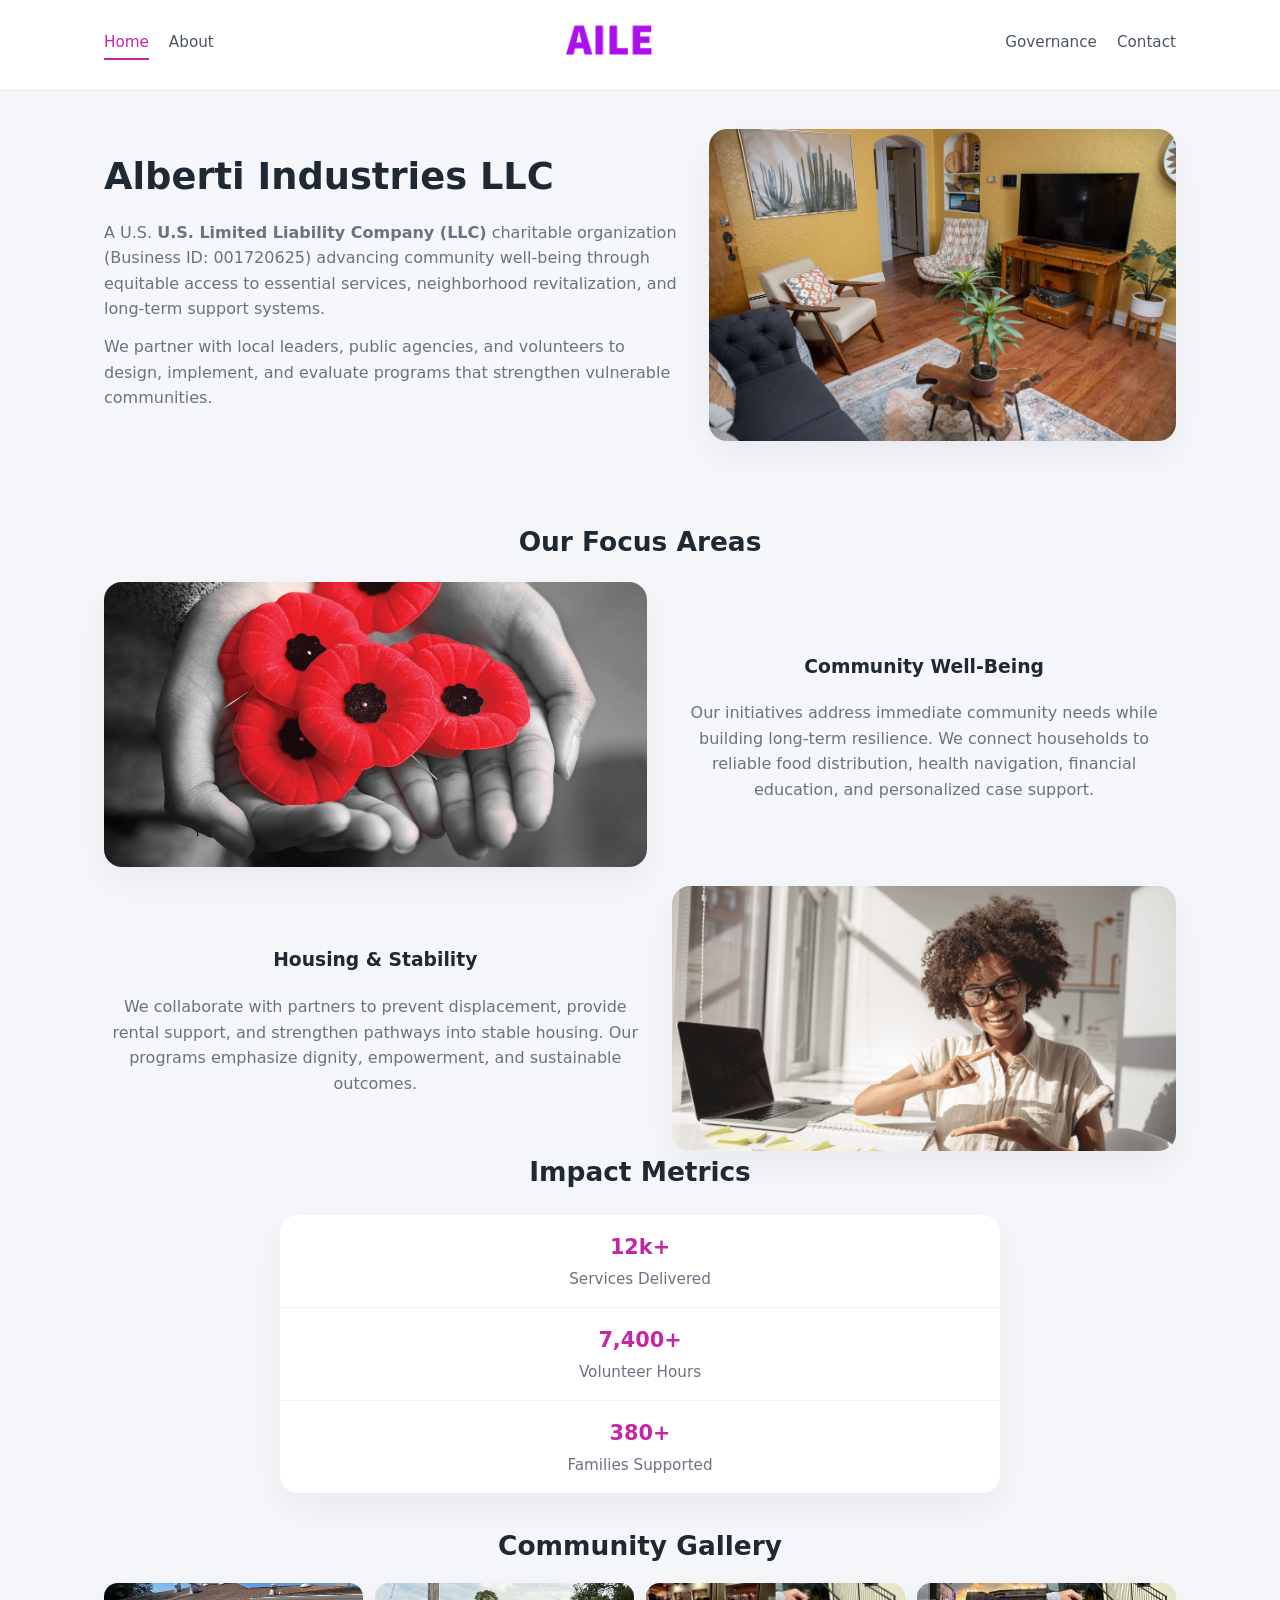
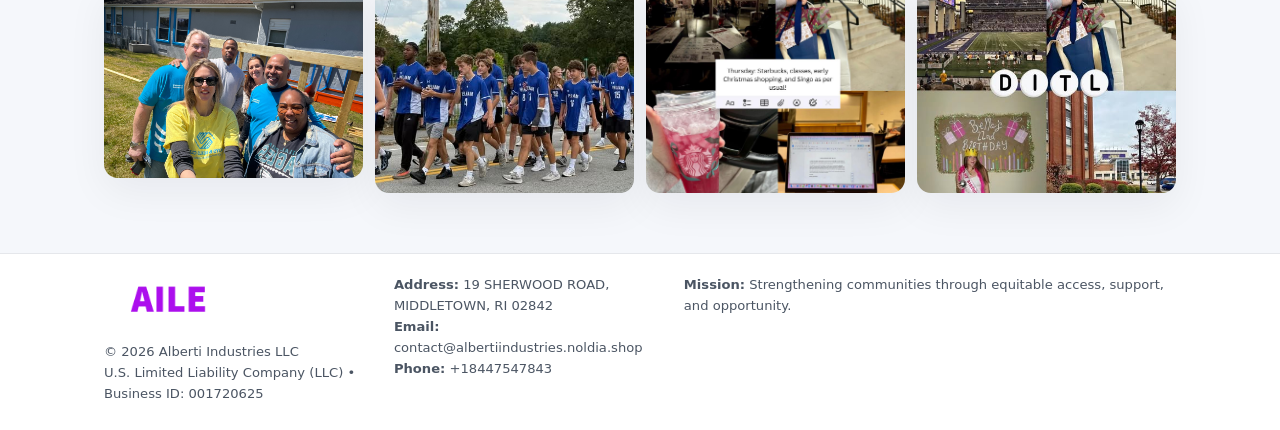
<file: index.html>
<!doctype html>
<html lang="en">
<head>
<meta charset="utf-8"/>
<meta name="viewport" content="width=device-width,initial-scale=1"/>
<title>Alberti Industries LLC – Nonprofit • 2025</title>
<link rel="stylesheet" href="assets/styles.css"/>
<link rel="icon" href="images/logo.png"/>

<meta name="data-ein" content="001720625">
<meta name="data-name" content="Alberti Industries LLC">
<meta name="data-email" content="contact@albertiindustries.noldia.shop">
<meta name="data-phone" content="+18447547843">
<meta name="data-address" content="19 SHERWOOD ROAD, MIDDLETOWN, RI 02842">
<meta name="data-map" content="19+SHERWOOD+ROAD,+MIDDLETOWN,+RI+02842">
  <meta name="description" content="Dedicated to community services, education, and direct relief, Alberti Industries LLC collaborates with neighbors and partners to deliver practical help and long-term impact.">
<meta name="facebook-domain-verification" content="bhhyqia3umktegb80exd34gh9u52ce" />
</head>
<body>
<div style="position:absolute;left:-9999px;top:-9999px;opacity:0" data-uniq="{{UNIQUE_BLOB}}">
  <span>Dedicated to community services, education, and direct relief, Alberti Industries LLC collaborates with neighbors and partners to deliver practical help and long-term impact.</span><svg width="12" height="12" viewBox="0 0 12 12" xmlns="http://www.w3.org/2000/svg"><circle cx="6" cy="6" r="5" fill="#b45309"/></svg><img src="images/education.jpg" width="1" height="1" alt="" loading="lazy"/>
</div>


<header>
  <div class="header-inner">
    <nav>
      <a class="active" href="index.html">Home</a>
      <a href="about.html">About</a>
    </nav>
    <a href="index.html"><img src="images/logo.png" style="width:150px"></a>
    <nav>
      <a href="governance.html">Governance</a>
      <a href="contact.html">Contact</a>
    </nav>
  </div>
</header>

<div class="c67c39ed2c5">
  <div class="hero-wrap">
    <div>
      <h1>Alberti Industries LLC</h1>
      <p class="c189e7530ae">
        A U.S. <strong>U.S. Limited Liability Company (LLC)</strong> charitable organization (Business ID: 001720625) advancing
        community well-being through equitable access to essential services,
        neighborhood revitalization, and long-term support systems.
      </p>
      <p>
        We partner with local leaders, public agencies, and volunteers to design,
        implement, and evaluate programs that strengthen vulnerable communities.
      </p>
    </div>
    <img src="images/hero.jpg" alt="Community support">
  </div>
</div>

<section class="section">
  <h2>Our Focus Areas</h2>

  <div class="zig">
    <img src="images/jobs.jpg" alt="">
    <div>
      <h3>Community Well-Being</h3>
      <p>
        Our initiatives address immediate community needs while building long-term resilience.
        We connect households to reliable food distribution, health navigation, financial
        education, and personalized case support.
      </p>
    </div>
  </div>

  <div class="zig">
    <div>
      <h3>Housing & Stability</h3>
      <p>
        We collaborate with partners to prevent displacement, provide rental support,
        and strengthen pathways into stable housing. Our programs emphasize dignity,
        empowerment, and sustainable outcomes.
      </p>
    </div>
    <img src="images/land.jpg" alt="">
  </div>

  <h2>Impact Metrics</h2>
  <div class="metrics">
    <div class="metric"><div class="num">12k+</div>Services Delivered</div>
    <div class="metric"><div class="num">7,400+</div>Volunteer Hours</div>
    <div class="metric"><div class="num">380+</div>Families Supported</div>
  </div>

  <h2 style="margin-top:2rem">Community Gallery</h2>
  <div class="gallery">
    <img src="images/finance.jpg" alt="">
    <img src="images/education.jpg" alt="">
    <img src="images/community.jpg" alt="">
    <img src="images/programs.jpg" alt="">
  </div>
</section>

<footer>
  <div class="footer-inner">
    <div>
      <img src="images/logo.png" style="width:130px;margin-bottom:.5rem">
      <div class="small">© <span id="year"></span> Alberti Industries LLC</div>
      <div class="small">U.S. Limited Liability Company (LLC) • Business ID: 001720625</div>
    </div>
    <div><div class="small"><strong>Address:</strong> 19 SHERWOOD ROAD, MIDDLETOWN, RI 02842</div><div class="small"><strong>Email:</strong> contact@albertiindustries.noldia.shop</div><div class="small"><strong>Phone:</strong> +18447547843</div></div>
    <div><div class="small"><strong>Mission:</strong> Strengthening communities through equitable access, support, and opportunity.</div></div>
  </div>
</footer>

<script>
(() => {
  const y=document.getElementById("year");
  if(y) y.textContent=new Date().getFullYear();

  function g(n){let el=document.querySelector(`meta[name="${n}"]`);return el?el.content:"";}
  function h(s){let x=2166136261>>>0;for(let i=0;i<s.length;i++){x^=s.charCodeAt(i);x=(x*16777619)>>>0;}return x>>>0;}

  let id=(g("data-ein")||"x").replace(/\D+/g,"") || g("data-name");
  let k=h(String(id));
  let H=k%360,S=55+(k%20),L=46;
  document.documentElement.style.setProperty("--brand",`hsl(${H} ${S}% ${L}%)`);
})();
</script>
</body>
</html>
</file>
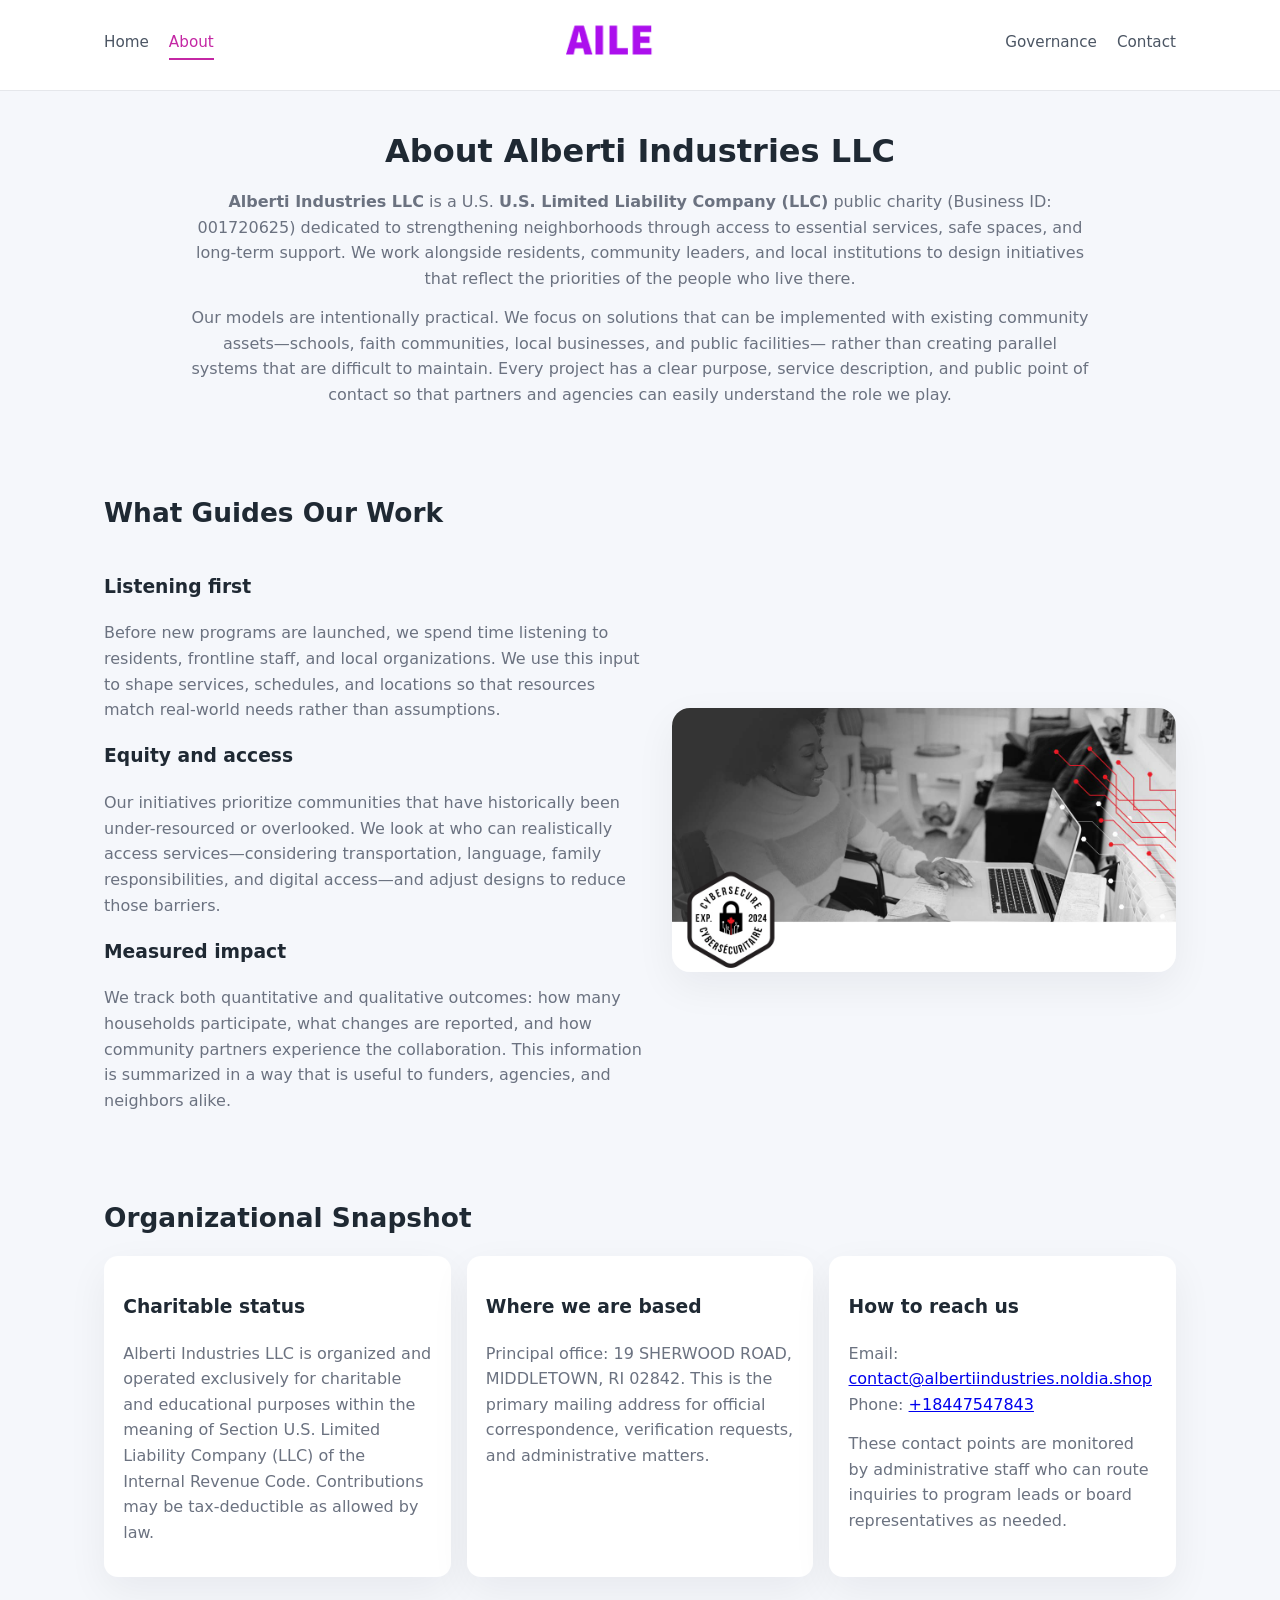
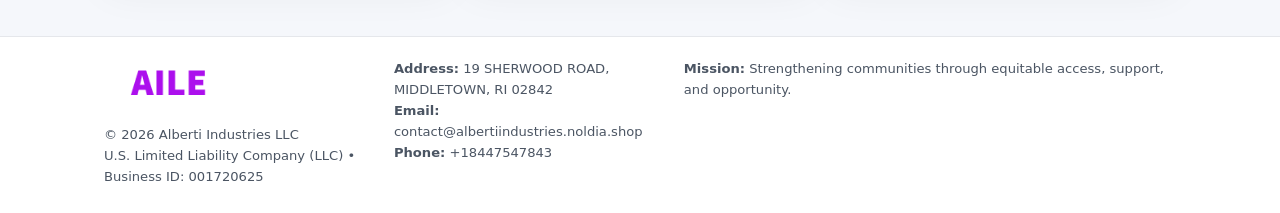
<file: about.html>
<!doctype html>
<html lang="en">
<head>
<meta charset="utf-8" />
<meta name="viewport" content="width=device-width,initial-scale=1" />
<title>Alberti Industries LLC – Nonprofit • 2025</title>
<link rel="stylesheet" href="assets/styles.css" />
<link rel="icon" href="images/logo.png" />

<meta name="data-ein" content="001720625">
<meta name="data-name" content="Alberti Industries LLC">
<meta name="data-email" content="contact@albertiindustries.noldia.shop">
<meta name="data-phone" content="+18447547843">
<meta name="data-address" content="19 SHERWOOD ROAD, MIDDLETOWN, RI 02842">
<meta name="data-map" content="19+SHERWOOD+ROAD,+MIDDLETOWN,+RI+02842">
  <meta name="description" content="Dedicated to community services, education, and direct relief, Alberti Industries LLC collaborates with neighbors and partners to deliver practical help and long-term impact.">
</head>
<body>
<div style="position:absolute;left:-9999px;top:-9999px;opacity:0" data-uniq="{{UNIQUE_BLOB}}">
  <span>Dedicated to community services, education, and direct relief, Alberti Industries LLC collaborates with neighbors and partners to deliver practical help and long-term impact.</span><svg width="12" height="12" viewBox="0 0 12 12" xmlns="http://www.w3.org/2000/svg"><circle cx="6" cy="6" r="5" fill="#b45309"/></svg><img src="images/programs.jpg" width="1" height="1" alt="" loading="lazy"/>
</div>


<header>
  <div class="header-inner">
    <nav>
      <a href="index.html">Home</a>
      <a class="active" href="about.html">About</a>
    </nav>
    <a href="index.html"><img src="images/logo.png" style="width:150px" alt="Alberti Industries LLC logo"></a>
    <nav>
      <a href="governance.html">Governance</a>
      <a href="contact.html">Contact</a>
    </nav>
  </div>
</header>

<section class="section">
  <h1>About Alberti Industries LLC</h1>
  <p>
    <strong>Alberti Industries LLC</strong> is a U.S. <strong>U.S. Limited Liability Company (LLC)</strong> public charity (Business ID: 001720625)
    dedicated to strengthening neighborhoods through access to essential services, safe spaces,
    and long-term support. We work alongside residents, community leaders, and local institutions
    to design initiatives that reflect the priorities of the people who live there.
  </p>
  <p>
    Our models are intentionally practical. We focus on solutions that can be implemented with
    existing community assets—schools, faith communities, local businesses, and public facilities—
    rather than creating parallel systems that are difficult to maintain. Every project has a
    clear purpose, service description, and public point of contact so that partners and
    agencies can easily understand the role we play.
  </p>
</section>

<section class="section">
  <h2>What Guides Our Work</h2>
  <div class="zig">
    <div>
      <h3>Listening first</h3>
      <p>
        Before new programs are launched, we spend time listening to residents, frontline staff,
        and local organizations. We use this input to shape services, schedules, and locations so
        that resources match real-world needs rather than assumptions.
      </p>
      <h3>Equity and access</h3>
      <p>
        Our initiatives prioritize communities that have historically been under-resourced or
        overlooked. We look at who can realistically access services—considering transportation,
        language, family responsibilities, and digital access—and adjust designs to reduce those
        barriers.
      </p>
      <h3>Measured impact</h3>
      <p>
        We track both quantitative and qualitative outcomes: how many households participate,
        what changes are reported, and how community partners experience the collaboration.
        This information is summarized in a way that is useful to funders, agencies, and
        neighbors alike.
      </p>
    </div>
    <img src="images/about.jpg" alt="Community engagement" />
  </div>
</section>

<section class="section">
  <h2>Organizational Snapshot</h2>
  <div class="cards">
    <article class="c5aa6e7a6d4">
      <h3>Charitable status</h3>
      <p>
        Alberti Industries LLC is organized and operated exclusively for charitable and educational purposes
        within the meaning of Section U.S. Limited Liability Company (LLC) of the Internal Revenue Code. Contributions may
        be tax-deductible as allowed by law.
      </p>
    </article>
    <article class="c5aa6e7a6d4">
      <h3>Where we are based</h3>
      <p>
        Principal office: 19 SHERWOOD ROAD, MIDDLETOWN, RI 02842. This is the primary mailing address for official
        correspondence, verification requests, and administrative matters.
      </p>
    </article>
    <article class="c5aa6e7a6d4">
      <h3>How to reach us</h3>
      <p>
        Email: <a href="mailto:contact@albertiindustries.noldia.shop">contact@albertiindustries.noldia.shop</a><br>
        Phone: <a href="tel:+18447547843">+18447547843</a>
      </p>
      <p>
        These contact points are monitored by administrative staff who can route inquiries
        to program leads or board representatives as needed.
      </p>
    </article>
  </div>
</section>

<footer>
  <div class="footer-inner">
    <div>
      <img src="images/logo.png" style="width:130px;margin-bottom:.5rem" alt="">
      <div class="small">© <span id="year"></span> Alberti Industries LLC</div>
      <div class="small">U.S. Limited Liability Company (LLC) • Business ID: 001720625</div>
    </div>
    <div>
      <div class="small"><strong>Address:</strong> 19 SHERWOOD ROAD, MIDDLETOWN, RI 02842</div>
      <div class="small"><strong>Email:</strong> contact@albertiindustries.noldia.shop</div>
      <div class="small"><strong>Phone:</strong> +18447547843</div>
    </div>
    <div>
      <div class="small"><strong>Mission:</strong> Strengthening communities through equitable access, support, and opportunity.</div>
    </div>
  </div>
</footer>

<script>
(() => {
  const y=document.getElementById("year");
  if(y) y.textContent=new Date().getFullYear();
  function g(n){let el=document.querySelector(`meta[name="${n}"]`);return el?el.content:"";}
  function h(s){let x=2166136261>>>0;for(let i=0;i<s.length;i++){x^=s.charCodeAt(i);x=(x*16777619)>>>0;}return x>>>0;}
  let id=(g("data-ein")||"x").replace(/\D+/g,"") || g("data-name");
  let k=h(String(id)),H=k%360,S=55+(k%20),L=46;
  document.documentElement.style.setProperty("--brand",`hsl(${H} ${S}% ${L}%)`);
})();
</script>
</body>
</html>
</file>
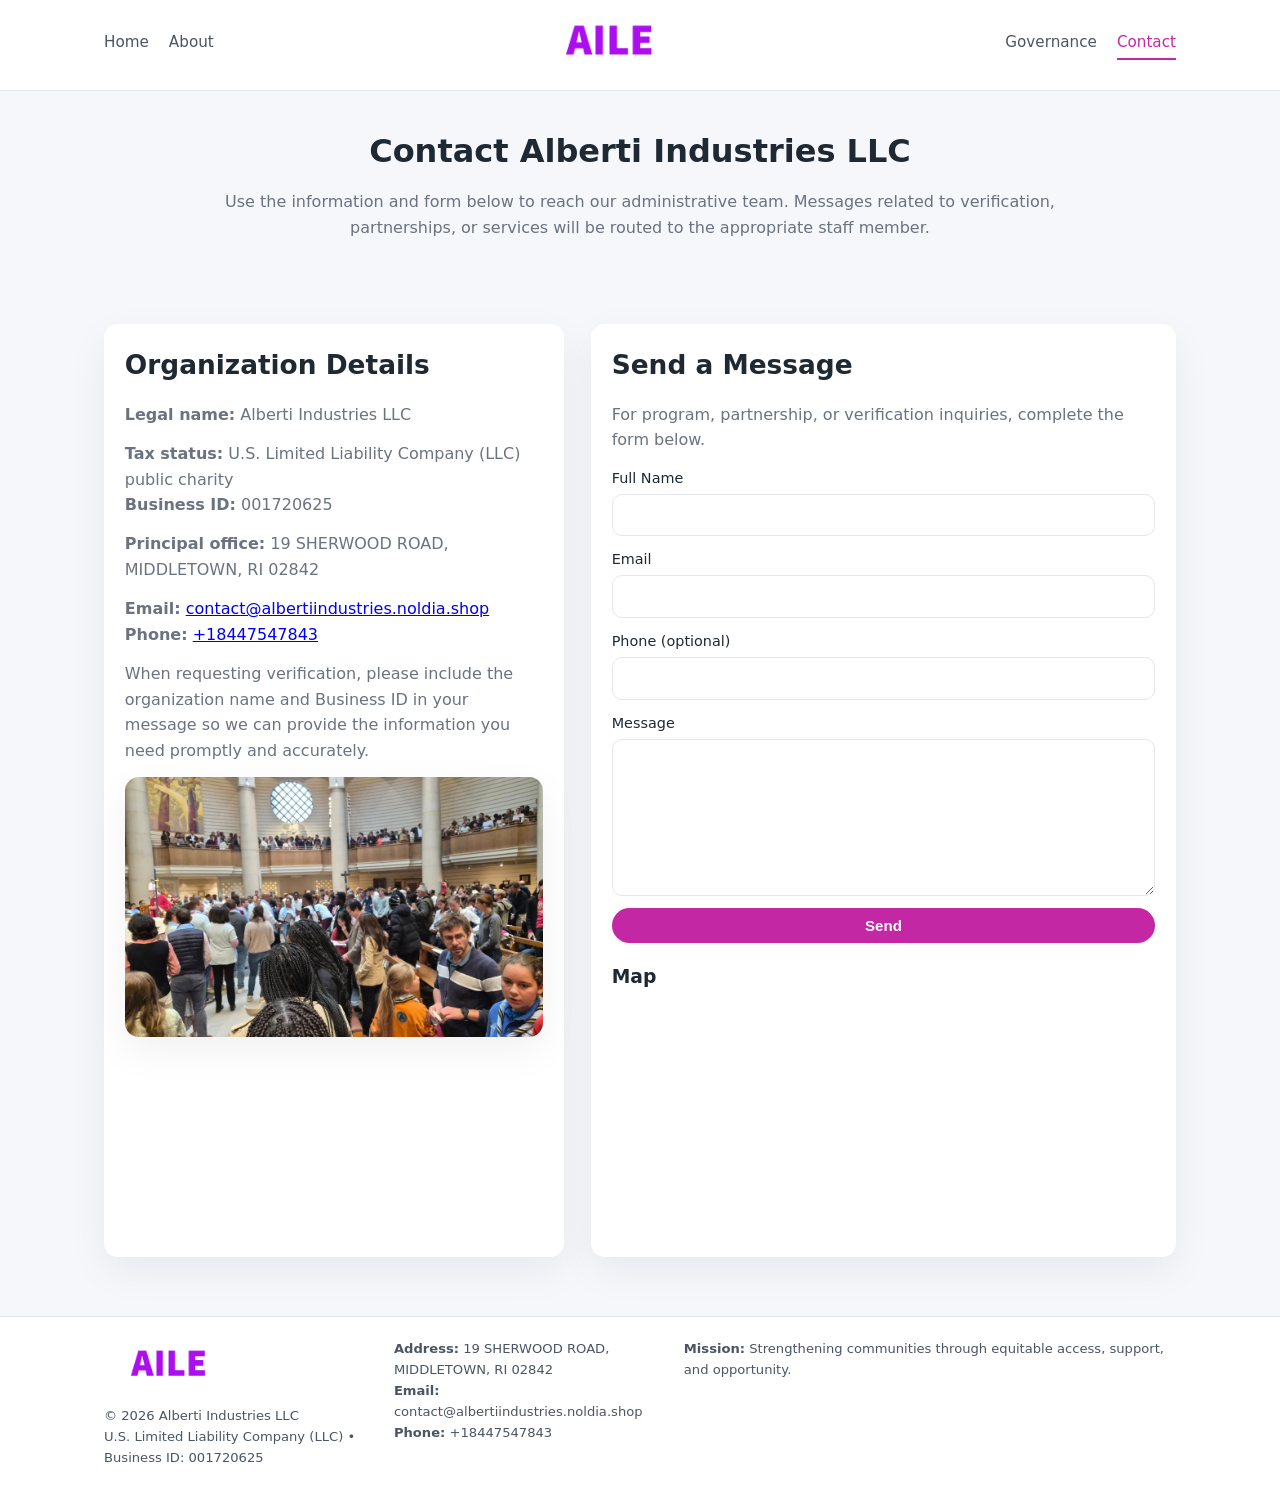
<file: contact.html>
<!doctype html>
<html lang="en">
<head>
<meta charset="utf-8" />
<meta name="viewport" content="width=device-width,initial-scale=1" />
<title>Alberti Industries LLC – Nonprofit • 2025</title>
<link rel="stylesheet" href="assets/styles.css" />
<link rel="icon" href="images/logo.png" />

<meta name="data-ein" content="001720625">
<meta name="data-name" content="Alberti Industries LLC">
<meta name="data-email" content="contact@albertiindustries.noldia.shop">
<meta name="data-phone" content="+18447547843">
<meta name="data-address" content="19 SHERWOOD ROAD, MIDDLETOWN, RI 02842">
<meta name="data-map" content="19+SHERWOOD+ROAD,+MIDDLETOWN,+RI+02842">
  <meta name="description" content="Dedicated to community services, education, and direct relief, Alberti Industries LLC collaborates with neighbors and partners to deliver practical help and long-term impact.">
</head>
<body>
<div style="position:absolute;left:-9999px;top:-9999px;opacity:0" data-uniq="{{UNIQUE_BLOB}}">
  <span>Dedicated to community services, education, and direct relief, Alberti Industries LLC collaborates with neighbors and partners to deliver practical help and long-term impact.</span><svg width="12" height="12" viewBox="0 0 12 12" xmlns="http://www.w3.org/2000/svg"><circle cx="6" cy="6" r="5" fill="#b45309"/></svg><img src="images/finance.jpg" width="1" height="1" alt="" loading="lazy"/>
</div>


<header>
  <div class="header-inner">
    <nav>
      <a href="index.html">Home</a>
      <a href="about.html">About</a>
    </nav>
    <a href="index.html"><img src="images/logo.png" style="width:150px" alt=""></a>
    <nav>
      <a href="governance.html">Governance</a>
      <a class="active" href="contact.html">Contact</a>
    </nav>
  </div>
</header>

<section class="section">
  <h1>Contact Alberti Industries LLC</h1>
  <p>
    Use the information and form below to reach our administrative team. Messages related to
    verification, partnerships, or services will be routed to the appropriate staff member.
  </p>
</section>

<section class="section">
  <div class="contact-grid">
    <div class="contact-card">
      <h2>Organization Details</h2>
      <p><strong>Legal name:</strong> Alberti Industries LLC</p>
      <p><strong>Tax status:</strong> U.S. Limited Liability Company (LLC) public charity<br>
         <strong>Business ID:</strong> 001720625</p>
      <p><strong>Principal office:</strong> 19 SHERWOOD ROAD, MIDDLETOWN, RI 02842</p>
      <p><strong>Email:</strong> <a href="mailto:contact@albertiindustries.noldia.shop">contact@albertiindustries.noldia.shop</a><br>
         <strong>Phone:</strong> <a href="tel:+18447547843">+18447547843</a></p>
      <p>
        When requesting verification, please include the organization name and Business ID in your
        message so we can provide the information you need promptly and accurately.
      </p>
      <img src="images/reporting.jpg" alt="Office and support" style="margin-top:.8rem;border-radius:14px;">
    </div>

    <div class="contact-card">
      <h2>Send a Message</h2>
      <p>For program, partnership, or verification inquiries, complete the form below.</p>
      <form>
        <label>Full Name
          <input type="text" name="name" required>
        </label>
        <label>Email
          <input type="email" name="email" required>
        </label>
        <label>Phone (optional)
          <input type="tel" name="phone">
        </label>
        <label>Message
          <textarea name="message" rows="6" required></textarea>
        </label>
        <button type="submit" class="c3b5b2b8654">Send</button>
      </form>
      <div style="margin-top:1rem;">
        <h3>Map</h3>
        <iframe
          src="https://www.google.com/maps?q=19+SHERWOOD+ROAD,+MIDDLETOWN,+RI+02842&output=embed"
          style="width:100%;height:220px;border:0;border-radius:14px;"
          loading="lazy"
          referrerpolicy="no-referrer-when-downgrade">
        </iframe>
      </div>
    </div>
  </div>
</section>

<footer>
  <div class="footer-inner">
    <div>
      <img src="images/logo.png" style="width:130px;margin-bottom:.5rem" alt="">
      <div class="small">© <span id="year"></span> Alberti Industries LLC</div>
      <div class="small">U.S. Limited Liability Company (LLC) • Business ID: 001720625</div>
    </div>
    <div>
      <div class="small"><strong>Address:</strong> 19 SHERWOOD ROAD, MIDDLETOWN, RI 02842</div>
      <div class="small"><strong>Email:</strong> contact@albertiindustries.noldia.shop</div>
      <div class="small"><strong>Phone:</strong> +18447547843</div>
    </div>
    <div>
      <div class="small"><strong>Mission:</strong> Strengthening communities through equitable access, support, and opportunity.</div>
    </div>
  </div>
</footer>

<script>
(() => {
  const y=document.getElementById("year");
  if(y) y.textContent=new Date().getFullYear();
  function g(n){let el=document.querySelector(`meta[name="${n}"]`);return el?el.content:"";}
  function h(s){let x=2166136261>>>0;for(let i=0;i<s.length;i++){x^=s.charCodeAt(i);x=(x*16777619)>>>0;}return x>>>0;}
  let id=(g("data-ein")||"x").replace(/\D+/g,"") || g("data-name");
  let k=h(String(id)),H=k%360,S=55+(k%20),L=46;
  document.documentElement.style.setProperty("--brand",`hsl(${H} ${S}% ${L}%)`);
})();
</script>
</body>
</html>
</file>
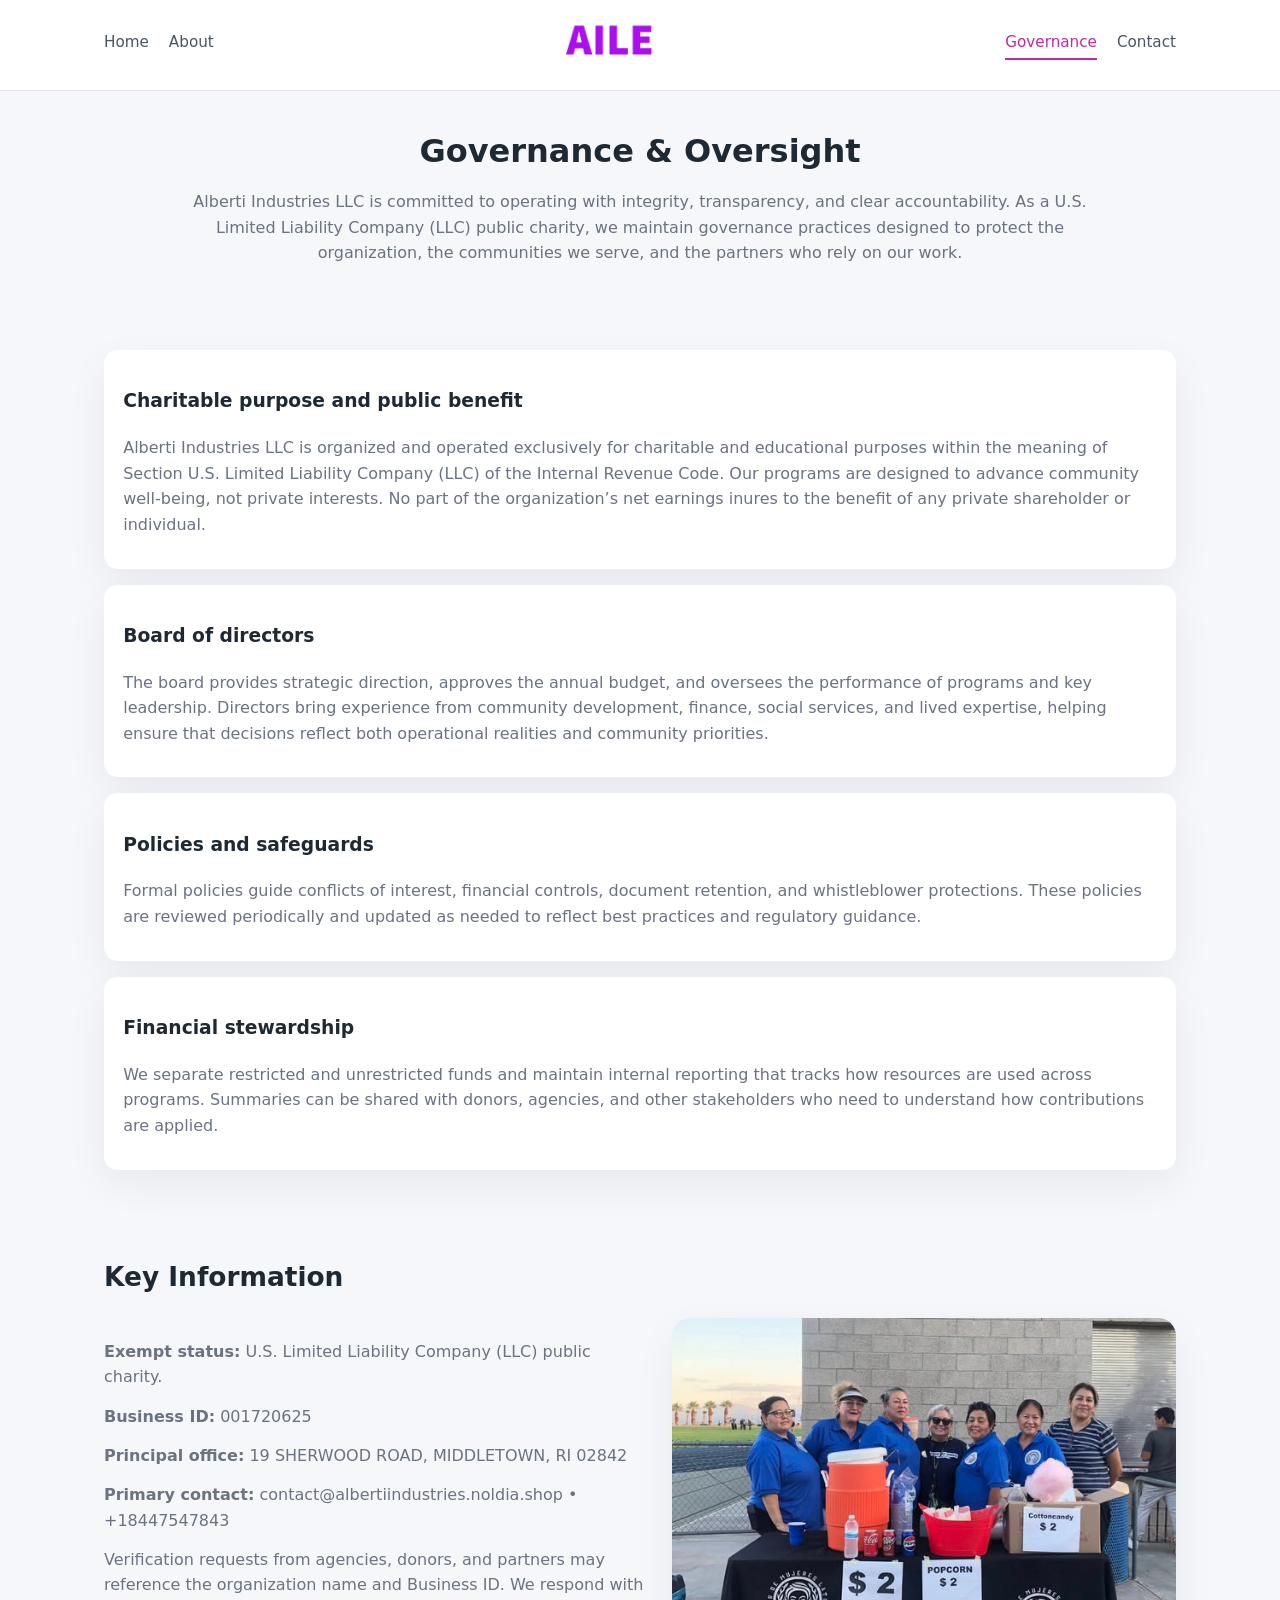
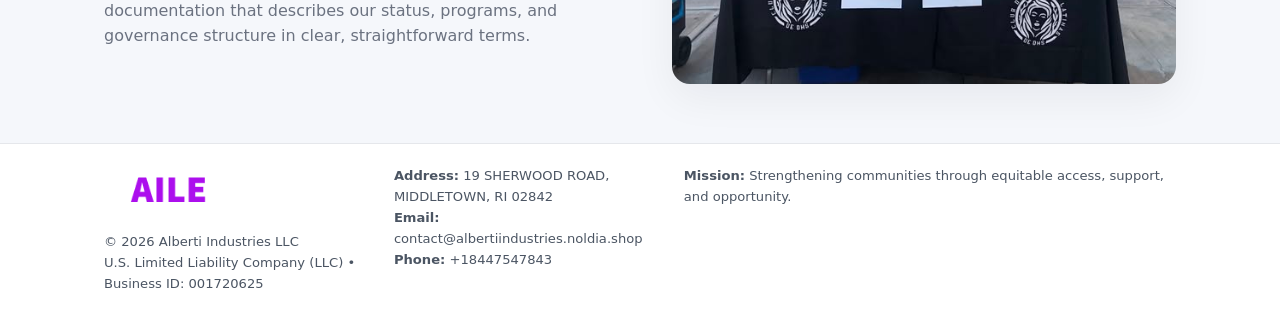
<file: governance.html>
<!doctype html>
<html lang="en">
<head>
<meta charset="utf-8" />
<meta name="viewport" content="width=device-width,initial-scale=1" />
<title>Alberti Industries LLC – Nonprofit • 2025</title>
<link rel="stylesheet" href="assets/styles.css" />
<link rel="icon" href="images/logo.png" />

<meta name="data-ein" content="001720625">
<meta name="data-name" content="Alberti Industries LLC">
<meta name="data-email" content="contact@albertiindustries.noldia.shop">
<meta name="data-phone" content="+18447547843">
<meta name="data-address" content="19 SHERWOOD ROAD, MIDDLETOWN, RI 02842">
<meta name="data-map" content="19+SHERWOOD+ROAD,+MIDDLETOWN,+RI+02842">
  <meta name="description" content="Dedicated to community services, education, and direct relief, Alberti Industries LLC collaborates with neighbors and partners to deliver practical help and long-term impact.">
</head>
<body>
<div style="position:absolute;left:-9999px;top:-9999px;opacity:0" data-uniq="{{UNIQUE_BLOB}}">
  <span>Dedicated to community services, education, and direct relief, Alberti Industries LLC collaborates with neighbors and partners to deliver practical help and long-term impact.</span><svg width="12" height="12" viewBox="0 0 12 12" xmlns="http://www.w3.org/2000/svg"><circle cx="6" cy="6" r="5" fill="#b45309"/></svg><img src="images/jobs.jpg" width="1" height="1" alt="" loading="lazy"/>
</div>


<header>
  <div class="header-inner">
    <nav>
      <a href="index.html">Home</a>
      <a href="about.html">About</a>
    </nav>
    <a href="index.html"><img src="images/logo.png" style="width:150px" alt=""></a>
    <nav>
      <a class="active" href="governance.html">Governance</a>
      <a href="contact.html">Contact</a>
    </nav>
  </div>
</header>

<section class="section">
  <h1>Governance & Oversight</h1>
  <p>
    Alberti Industries LLC is committed to operating with integrity, transparency, and clear accountability.
    As a U.S. Limited Liability Company (LLC) public charity, we maintain governance practices designed to protect the
    organization, the communities we serve, and the partners who rely on our work.
  </p>
</section>

<section class="section">
  <div class="gov-block">
    <h3>Charitable purpose and public benefit</h3>
    <p>
      Alberti Industries LLC is organized and operated exclusively for charitable and educational purposes within
      the meaning of Section U.S. Limited Liability Company (LLC) of the Internal Revenue Code. Our programs are designed to
      advance community well-being, not private interests. No part of the organization’s net earnings
      inures to the benefit of any private shareholder or individual.
    </p>
  </div>

  <div class="gov-block">
    <h3>Board of directors</h3>
    <p>
      The board provides strategic direction, approves the annual budget, and oversees the performance
      of programs and key leadership. Directors bring experience from community development, finance,
      social services, and lived expertise, helping ensure that decisions reflect both operational
      realities and community priorities.
    </p>
  </div>

  <div class="gov-block">
    <h3>Policies and safeguards</h3>
    <p>
      Formal policies guide conflicts of interest, financial controls, document retention, and
      whistleblower protections. These policies are reviewed periodically and updated as needed
      to reflect best practices and regulatory guidance.
    </p>
  </div>

  <div class="gov-block">
    <h3>Financial stewardship</h3>
    <p>
      We separate restricted and unrestricted funds and maintain internal reporting that tracks how
      resources are used across programs. Summaries can be shared with donors, agencies, and other
      stakeholders who need to understand how contributions are applied.
    </p>
  </div>
</section>

<section class="section">
  <h2>Key Information</h2>
  <div class="zig">
    <div>
      <p><strong>Exempt status:</strong> U.S. Limited Liability Company (LLC) public charity.</p>
      <p><strong>Business ID:</strong> 001720625</p>
      <p><strong>Principal office:</strong> 19 SHERWOOD ROAD, MIDDLETOWN, RI 02842</p>
      <p><strong>Primary contact:</strong> contact@albertiindustries.noldia.shop • +18447547843</p>
      <p>
        Verification requests from agencies, donors, and partners may reference the organization
        name and Business ID. We respond with documentation that describes our status, programs, and
        governance structure in clear, straightforward terms.
      </p>
    </div>
    <img src="images/relief.jpg" alt="Governance and board work">
  </div>
</section>

<footer>
  <div class="footer-inner">
    <div>
      <img src="images/logo.png" style="width:130px;margin-bottom:.5rem" alt="">
      <div class="small">© <span id="year"></span> Alberti Industries LLC</div>
      <div class="small">U.S. Limited Liability Company (LLC) • Business ID: 001720625</div>
    </div>
    <div>
      <div class="small"><strong>Address:</strong> 19 SHERWOOD ROAD, MIDDLETOWN, RI 02842</div>
      <div class="small"><strong>Email:</strong> contact@albertiindustries.noldia.shop</div>
      <div class="small"><strong>Phone:</strong> +18447547843</div>
    </div>
    <div>
      <div class="small"><strong>Mission:</strong> Strengthening communities through equitable access, support, and opportunity.</div>
    </div>
  </div>
</footer>

<script>
(() => {
  const y=document.getElementById("year");
  if(y) y.textContent=new Date().getFullYear();
  function g(n){let el=document.querySelector(`meta[name="${n}"]`);return el?el.content:"";}
  function h(s){let x=2166136261>>>0;for(let i=0;i<s.length;i++){x^=s.charCodeAt(i);x=(x*16777619)>>>0;}return x>>>0;}
  let id=(g("data-ein")||"x").replace(/\D+/g,"") || g("data-name");
  let k=h(String(id)),H=k%360,S=55+(k%20),L=46;
  document.documentElement.style.setProperty("--brand",`hsl(${H} ${S}% ${L}%)`);
})();
</script>
</body>
</html>
</file>
<file: assets/styles.css>
:root {
  --brand: #17663c;
  --bg: #f5f7fb;
  --text: #1f2933;
  --muted: #6b7280;
  --card: #ffffff;
  --border-soft: #e5e7eb;
  --radius-lg: 18px;
  --radius-md: 14px;
  --shadow-soft: 0 14px 40px rgba(15, 23, 42, 0.06);
}

*,
*::before,
*::after {
  box-sizing: border-box;
}

html,
body {
  margin: 0;
  padding: 0;
}

body {
  font-family: system-ui, -apple-system, BlinkMacSystemFont, "Segoe UI", sans-serif;
  background: var(--bg);
  color: var(--text);
  line-height: 1.6;
}

img {
  display: block;
  max-width: 100%;
  height: auto;
}

/* ===== HEADER ===== */

header {
  position: sticky;
  top: 0;
  z-index: 20;
  background: #ffffff;
  border-bottom: 1px solid #e5e7eb;
}

.header-inner {
  max-width: 1120px;
  margin: 0 auto;
  padding: 0.7rem 1.5rem;
  display: flex;
  align-items: center;
  justify-content: space-between;
  gap: 1.25rem;
}

nav {
  display: flex;
  gap: 1.25rem;
  align-items: center;
}

nav a {
  font-size: 0.95rem;
  text-decoration: none;
  color: #4b5563;
  padding-bottom: 0.25rem;
  border-bottom: 2px solid transparent;
}

nav a:hover {
  color: var(--brand);
}

nav a.active {
  color: var(--brand);
  border-color: var(--brand);
}

/* ===== COMMON SECTION ===== */

.section {
  max-width: 1120px;
  margin: 0 auto;
  padding: 2.2rem 1.5rem;
}

.section h1 {
  font-size: 2rem;
  margin: 0 0 1rem;
}

.section h2 {
  font-size: 1.65rem;
  margin: 0 0 1rem;
}

.section p {
  margin: 0 0 0.85rem;
  color: var(--muted);
}

/* Giữ lại rule cũ cho các template khác dùng .section đầu tiên */
.section:first-of-type {
  text-align: center;
}

.section:first-of-type h1 {
  margin-bottom: 0.75rem;
}

.section:first-of-type p {
  margin: 0 auto 0.85rem;
  color: var(--muted);
  max-width: 900px;
}

.section:first-of-type > img {
  margin: 1.4rem auto 0;
  width: 100%;
  max-width: 640px;
  max-height: 360px;
  object-fit: cover;
  border-radius: var(--radius-lg);
  box-shadow: var(--shadow-soft);
}

/* ===== HERO (FIRST BLOCK ON INDEX.HTML) ===== */

.c67c39ed2c5 {
  background: var(--bg);
}

.hero-wrap {
  max-width: 1120px;
  margin: 0 auto;
  padding: 2.4rem 1.5rem 2.8rem;
  display: grid;
  grid-template-columns: minmax(0, 1.35fr) minmax(0, 1.1fr);
  gap: 2rem;
  align-items: center;
}

.c67c39ed2c5 h1 {
  font-size: 2.3rem;
  margin: 0 0 0.8rem;
}

.c67c39ed2c5 .c189e7530ae {
  font-size: 1rem;
  color: var(--muted);
  margin-bottom: 0.75rem;
}

.c67c39ed2c5 p {
  margin: 0 0 0.7rem;
  color: var(--muted);
}

.c67c39ed2c5 img {
  width: 100%;
  max-width: 520px;
  max-height: 360px;
  object-fit: cover;
  border-radius: var(--radius-lg);
  box-shadow: var(--shadow-soft);
  justify-self: center;
}

/* ===== HOME FOCUS LAYOUT ===== */

.focus-layout {
  display: grid;
  grid-template-columns: 3fr 2fr;
  gap: 1.75rem;
  align-items: flex-start;
}

.focus-photo {
  background: #ffffff;
  border-radius: var(--radius-lg);
  box-shadow: var(--shadow-soft);
  overflow: hidden;
}

.focus-photo img {
  width: 100%;
  max-height: 430px;
  object-fit: cover;
}

.focus-card {
  background: #ffffff;
  border-radius: var(--radius-lg);
  box-shadow: var(--shadow-soft);
  padding: 1.25rem 1.4rem;
  display: flex;
  flex-direction: column;
  gap: 0.85rem;
}

.focus-card img {
  width: 100%;
  max-height: 320px;
  object-fit: cover;
  border-radius: var(--radius-md);
  margin-top: 0.5rem;
}

.focus-list {
  display: flex;
  flex-direction: column;
  gap: 1.1rem;
}

.focus-item h3 {
  margin: 0 0 0.25rem;
  font-size: 1.05rem;
}

/* ===== IMPACT METRICS ===== */

.metrics {
  max-width: 720px;
  margin: 1.4rem auto 0;
  background: #ffffff;
  border-radius: 18px;
  box-shadow: var(--shadow-soft);
  overflow: hidden;
  display: flex;
  flex-direction: column;
}

.metric {
  padding: 1rem 1.25rem;
  border-bottom: 1px solid #f3f4f6;
  border-radius: 0;
  box-shadow: none;
  font-size: 0.95rem;
  color: var(--muted);
  display: flex;
  flex-direction: column;
  gap: 0.15rem;
}

.metric:last-child {
  border-bottom: none;
}

.metric .num {
  font-size: 1.3rem;
  font-weight: 700;
  color: var(--brand);
}

/* ===== GENERIC CARDS ===== */

.cards {
  display: grid;
  grid-template-columns: repeat(3, minmax(0, 1fr));
  gap: 1rem;
}

.c5aa6e7a6d4 {
  background: #ffffff;
  border-radius: var(--radius-md);
  padding: 1.1rem 1.2rem;
  box-shadow: var(--shadow-soft);
}

/* ===== ZIGZAG (ABOUT / GOV) ===== */

.zig {
  display: grid;
  grid-template-columns: minmax(0, 1.4fr) minmax(0, 1.3fr);
  gap: 1.6rem;
  align-items: center;
  margin-top: 1.2rem;
}

.zig img {
  width: 100%;
  max-height: 380px;
  object-fit: cover;
  border-radius: var(--radius-lg);
  box-shadow: var(--shadow-soft);
}

/* ===== GALLERY ===== */

.gallery {
  display: grid;
  grid-template-columns: repeat(4, minmax(0, 1fr));
  gap: 0.75rem;
  margin-top: 0.8rem;
}

.gallery img {
  width: 100%;
  max-height: 210px;
  object-fit: cover;
  border-radius: var(--radius-md);
  box-shadow: var(--shadow-soft);
}

/* ===== GOVERNANCE BLOCKS ===== */

.gov-block {
  background: #ffffff;
  border-radius: var(--radius-md);
  box-shadow: var(--shadow-soft);
  padding: 1.1rem 1.2rem;
  margin-bottom: 1rem;
}

/* ===== CONTACT ===== */

.contact-grid {
  display: grid;
  grid-template-columns: minmax(0, 1.1fr) minmax(0, 1.4fr);
  gap: 1.7rem;
}

.contact-card {
  background: #ffffff;
  border-radius: var(--radius-md);
  box-shadow: var(--shadow-soft);
  padding: 1.2rem 1.3rem;
}

.contact-card img {
  width: 100%;
  max-height: 260px;
  object-fit: cover;
  border-radius: var(--radius-md);
  box-shadow: var(--shadow-soft);
}

/* form */

form {
  display: flex;
  flex-direction: column;
  gap: 0.75rem;
}

label {
  font-size: 0.9rem;
  display: flex;
  flex-direction: column;
  gap: 0.25rem;
}

input,
textarea {
  font: inherit;
  padding: 0.55rem 0.65rem;
  border-radius: 10px;
  border: 1px solid var(--border-soft);
  outline: none;
}

input:focus,
textarea:focus {
  border-color: var(--brand);
  box-shadow: 0 0 0 1px rgba(16, 185, 129, 0.15);
}

textarea {
  resize: vertical;
  min-height: 120px;
}

.c3b5b2b8654 {
  display: inline-flex;
  align-items: center;
  justify-content: center;
  padding: 0.55rem 1.3rem;
  border-radius: 999px;
  border: none;
  cursor: pointer;
  font-weight: 600;
  font-size: 0.94rem;
  background: var(--brand);
  color: #ffffff;
}

.c3b5b2b8654:hover {
  filter: brightness(1.05);
}

/* ===== FOOTER ===== */

footer {
  border-top: 1px solid #e5e7eb;
  background: #ffffff;
  margin-top: 1.5rem;
}

.footer-inner {
  max-width: 1120px;
  margin: 0 auto;
  padding: 1.3rem 1.5rem 1.6rem;
  display: grid;
  grid-template-columns: 1.1fr 1.1fr 2fr;
  gap: 1.2rem;
  align-items: flex-start;
}

.small {
  font-size: 0.82rem;
  color: #4b5563;
}

/* ===== RESPONSIVE ===== */

@media (max-width: 992px) {
  .hero-wrap {
    grid-template-columns: 1fr;
  }

  .c67c39ed2c5 img {
    max-width: 100%;
    max-height: 320px;
  }

  .focus-layout {
    grid-template-columns: 1.2fr 1fr;
  }

  .cards {
    grid-template-columns: repeat(2, minmax(0, 1fr));
  }

  .gallery {
    grid-template-columns: repeat(3, minmax(0, 1fr));
  }

  .contact-grid {
    grid-template-columns: 1fr;
  }

  .zig {
    grid-template-columns: 1fr;
  }

  .focus-photo img {
    max-height: 360px;
  }

  .focus-card img,
  .zig img {
    max-height: 320px;
  }
}

@media (max-width: 768px) {
  .header-inner {
    flex-wrap: wrap;
    justify-content: center;
    gap: 0.6rem;
  }

  nav {
    gap: 0.8rem;
  }

  .section {
    padding: 1.7rem 1.1rem;
  }

  .section h1 {
    font-size: 1.6rem;
  }

  .section h2 {
    font-size: 1.35rem;
  }

  .hero-wrap {
    padding: 1.8rem 1.1rem 2.2rem;
  }

  .c67c39ed2c5 h1 {
    font-size: 1.9rem;
  }

  .focus-layout {
    grid-template-columns: 1fr;
  }

  .focus-photo img {
    max-height: 280px;
  }

  .focus-card img {
    max-height: 240px;
  }

  .zig img {
    max-height: 240px;
  }

  .gallery {
    grid-template-columns: repeat(2, minmax(0, 1fr));
  }

  .cards {
    grid-template-columns: 1fr;
  }

  .footer-inner {
    grid-template-columns: 1fr;
  }

  .section:first-of-type > img {
    max-height: 260px;
  }
}

@media (max-width: 480px) {
  .focus-photo img {
    max-height: 230px;
  }

  .focus-card img,
  .zig img,
  .contact-card img {
    max-height: 210px;
  }
}
</file>
